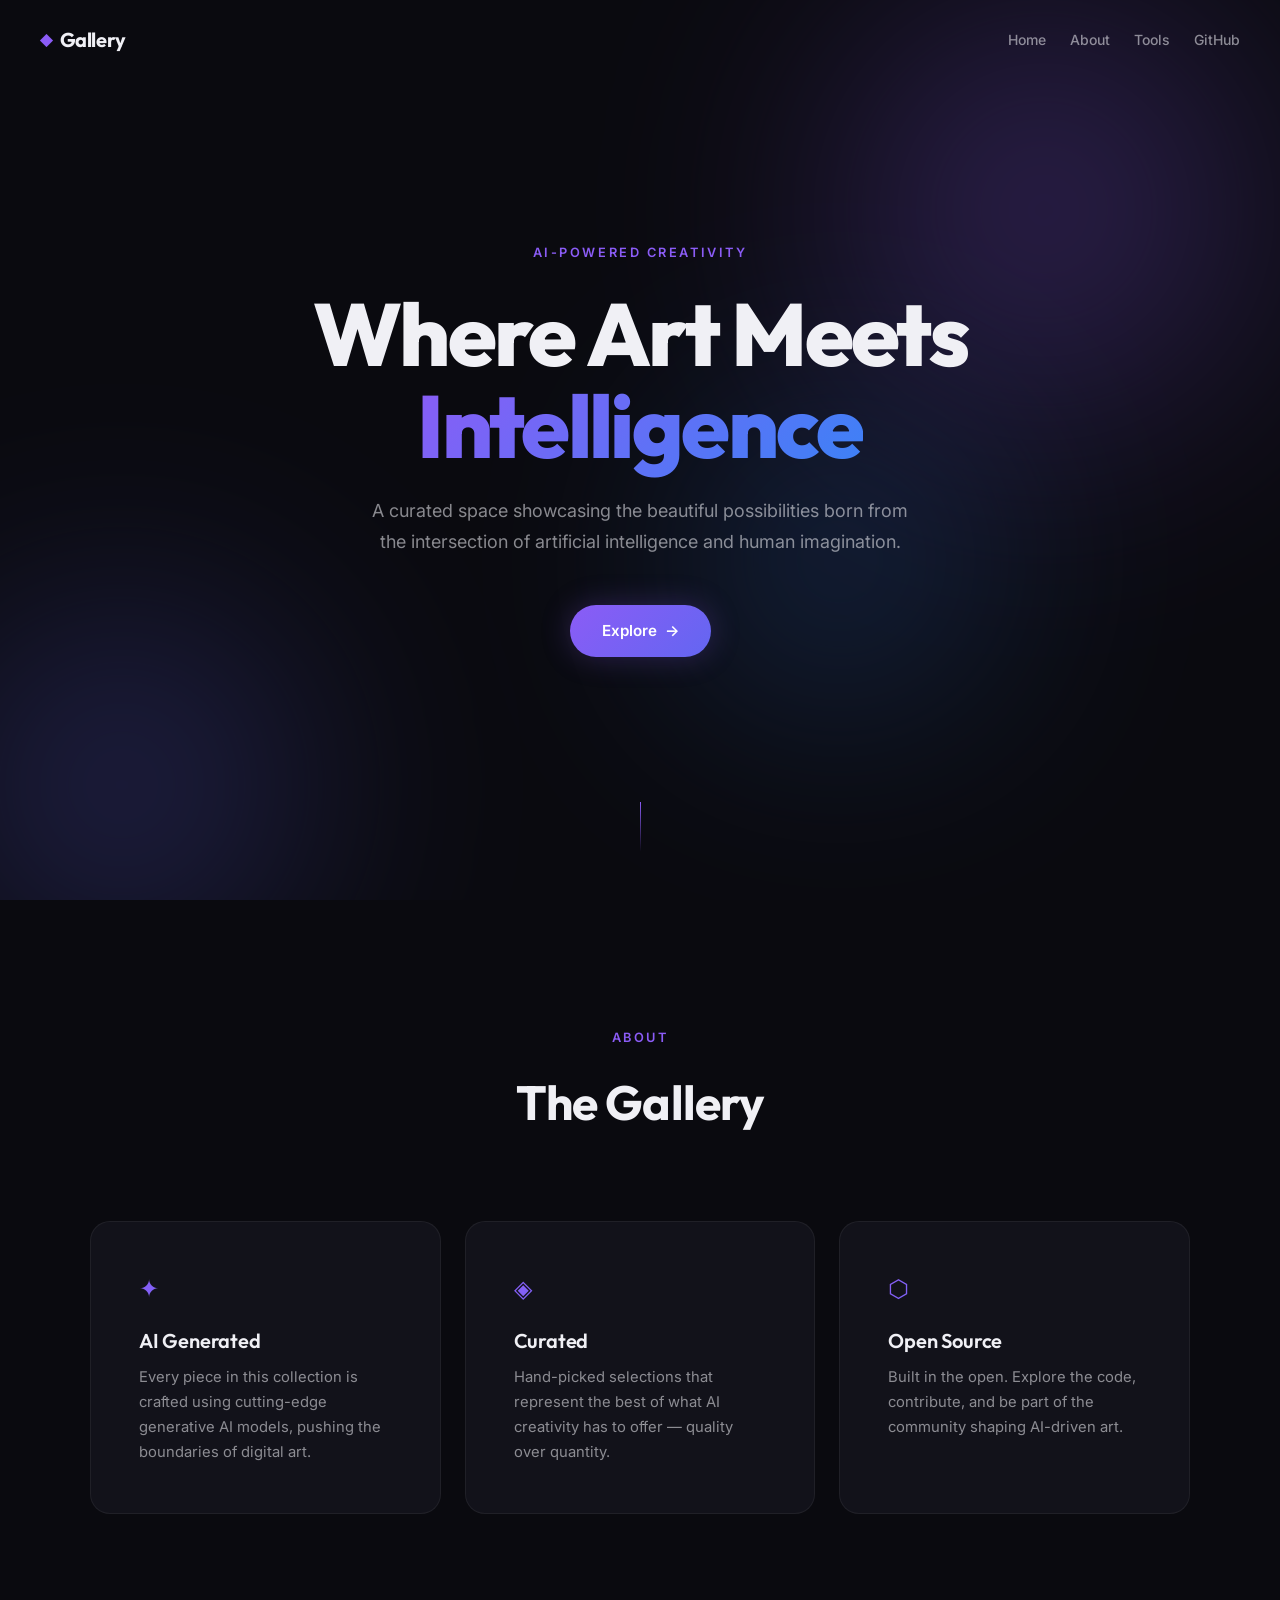
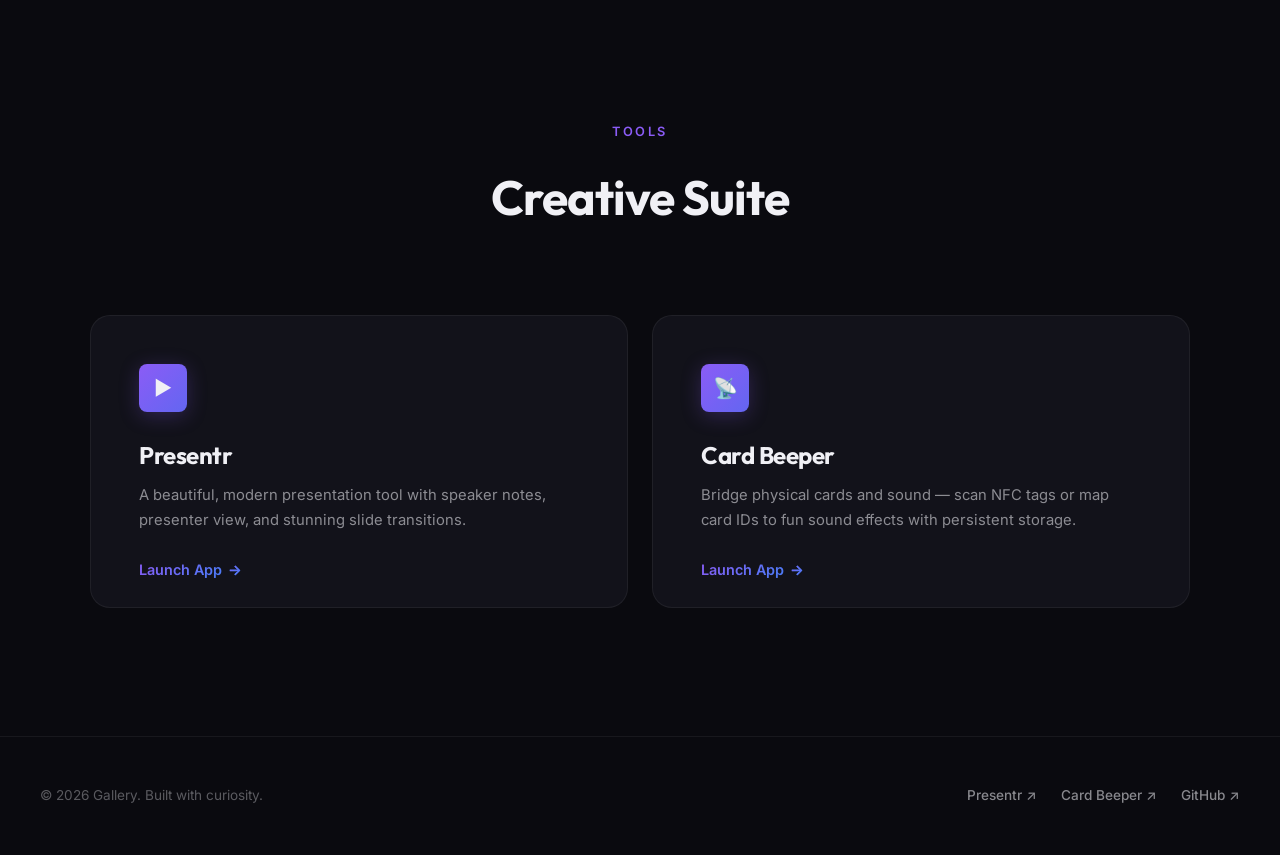
<file: index.html>
<!DOCTYPE html>
<html lang="en">
<head>
  <meta charset="UTF-8">
  <meta name="viewport" content="width=device-width, initial-scale=1.0">
  <title>Gallery — AI Generated Web Gallery</title>
  <meta name="description" content="A curated collection of AI-generated artwork and visuals. Explore the intersection of creativity and artificial intelligence.">
  <link rel="preconnect" href="https://fonts.googleapis.com">
  <link rel="preconnect" href="https://fonts.gstatic.com" crossorigin>
  <link href="https://fonts.googleapis.com/css2?family=Inter:wght@300;400;500;600;700&family=Outfit:wght@300;400;500;600;700;800&display=swap" rel="stylesheet">
  <link rel="stylesheet" href="style.css">
</head>
<body>

  <!-- Navigation -->
  <nav id="main-nav">
    <div class="nav-inner">
      <a href="/" class="nav-logo" id="nav-logo">
        <span class="logo-icon">◆</span>
        <span class="logo-text">Gallery</span>
      </a>
      <ul class="nav-links">
        <li><a href="#hero" id="nav-home">Home</a></li>
        <li><a href="#about" id="nav-about">About</a></li>
        <li><a href="#tools" id="nav-tools">Tools</a></li>
        <li><a href="https://github.com/Jamie-Chang/Gallery" id="nav-github" target="_blank" rel="noopener">GitHub</a></li>
      </ul>
    </div>
  </nav>

  <!-- Hero Section -->
  <section id="hero">
    <div class="hero-bg">
      <div class="gradient-orb orb-1"></div>
      <div class="gradient-orb orb-2"></div>
      <div class="gradient-orb orb-3"></div>
    </div>
    <div class="hero-content">
      <p class="hero-eyebrow">AI-Powered Creativity</p>
      <h1 class="hero-title">
        Where Art Meets<br>
        <span class="hero-accent">Intelligence</span>
      </h1>
      <p class="hero-subtitle">
        A curated space showcasing the beautiful possibilities born from the intersection of artificial intelligence and human imagination.
      </p>
      <a href="#about" class="hero-cta" id="hero-cta">
        Explore
        <span class="cta-arrow">→</span>
      </a>
    </div>
    <div class="scroll-indicator" id="scroll-indicator">
      <div class="scroll-line"></div>
    </div>
  </section>

  <!-- About Section -->
  <section id="about">
    <div class="section-inner">
      <p class="section-eyebrow">About</p>
      <h2 class="section-title">The Gallery</h2>
      <div class="about-grid">
        <div class="about-card" id="about-card-1">
          <div class="card-icon">✦</div>
          <h3>AI Generated</h3>
          <p>Every piece in this collection is crafted using cutting-edge generative AI models, pushing the boundaries of digital art.</p>
        </div>
        <div class="about-card" id="about-card-2">
          <div class="card-icon">◈</div>
          <h3>Curated</h3>
          <p>Hand-picked selections that represent the best of what AI creativity has to offer — quality over quantity.</p>
        </div>
        <div class="about-card" id="about-card-3">
          <div class="card-icon">⬡</div>
          <h3>Open Source</h3>
          <p>Built in the open. Explore the code, contribute, and be part of the community shaping AI-driven art.</p>
        </div>
      </div>
    </div>
  </section>

  <!-- Tools Section -->
  <section id="tools">
    <div class="section-inner">
      <p class="section-eyebrow">Tools</p>
      <h2 class="section-title">Creative Suite</h2>
      <div class="tools-grid">
        <a href="presentation-tool/index.html" class="tool-card" id="tool-presentr">
          <div class="tool-card-glow"></div>
          <div class="tool-card-content">
            <div class="tool-icon">▶</div>
            <h3>Presentr</h3>
            <p>A beautiful, modern presentation tool with speaker notes, presenter view, and stunning slide transitions.</p>
            <span class="tool-link">
              Launch App <span class="tool-arrow">→</span>
            </span>
          </div>
        </a>
        <a href="card-beeper/index.html" class="tool-card" id="tool-card-beeper">
          <div class="tool-card-glow"></div>
          <div class="tool-card-content">
            <div class="tool-icon">📡</div>
            <h3>Card Beeper</h3>
            <p>Bridge physical cards and sound — scan NFC tags or map card IDs to fun sound effects with persistent storage.</p>
            <span class="tool-link">
              Launch App <span class="tool-arrow">→</span>
            </span>
          </div>
        </a>
      </div>
    </div>
  </section>

  <!-- Footer -->
  <footer id="main-footer">
    <div class="footer-inner">
      <p class="footer-text">© 2026 Gallery. Built with curiosity.</p>
      <div class="footer-links">
        <a href="presentation-tool/index.html" class="footer-link" id="footer-presentr">Presentr ↗</a>
        <a href="card-beeper/index.html" class="footer-link" id="footer-card-beeper">Card Beeper ↗</a>
        <a href="https://github.com/Jamie-Chang/Gallery" class="footer-link" id="footer-github" target="_blank" rel="noopener">GitHub ↗</a>
      </div>
    </div>
  </footer>

  <script src="script.js"></script>
</body>
</html>
</file>
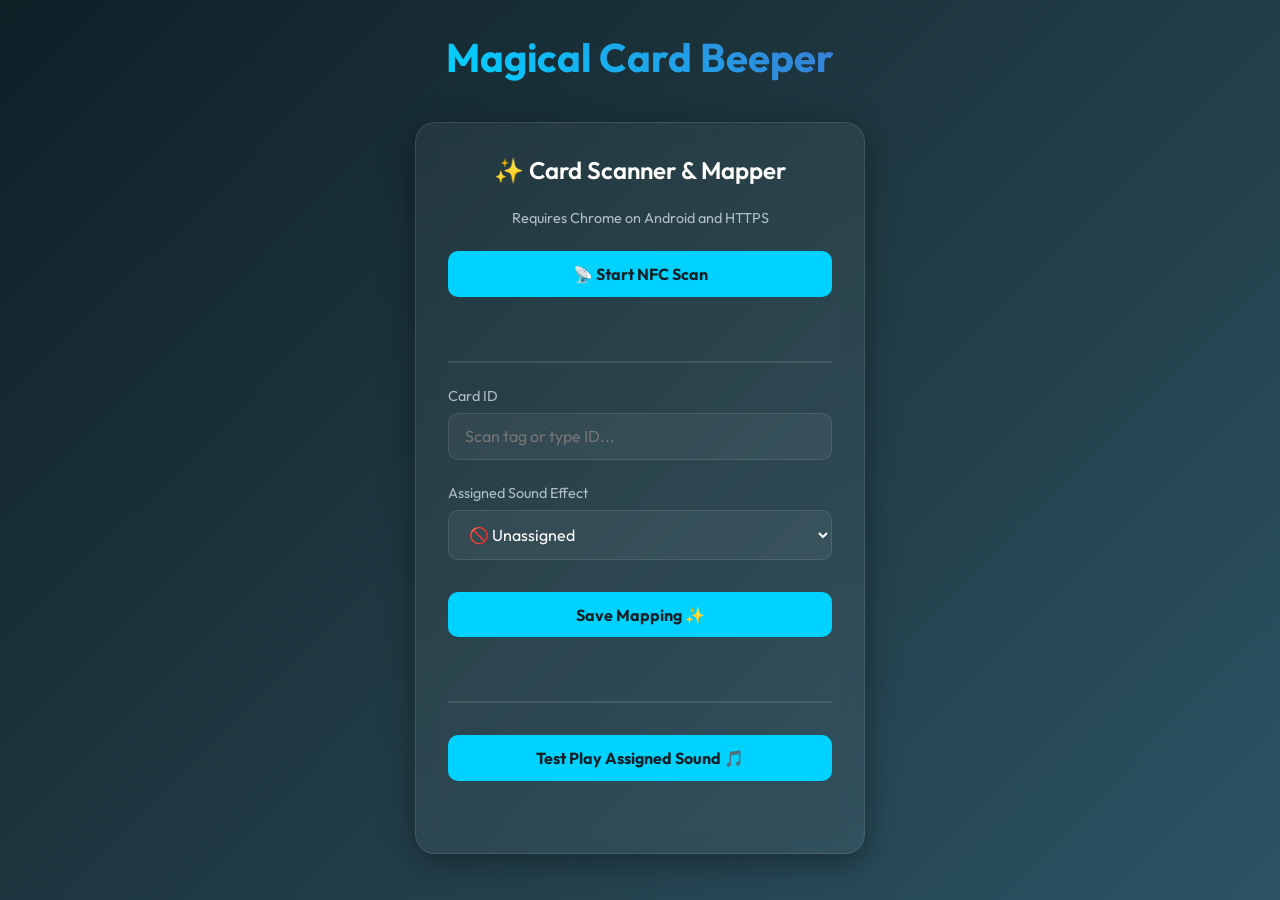
<file: card-beeper/index.html>
<!DOCTYPE html>
<html lang="en">

<head>
    <meta charset="UTF-8">
    <meta name="viewport" content="width=device-width, initial-scale=1.0">
    <title>Magical Card & NFC Scanner</title>
    <meta name="description"
        content="A premium web app bridging physical cards and auditory feedback using Web NFC and Audio APIs.">
    <link rel="stylesheet" href="style.css">
</head>

<body>

    <header>
        <h1>Magical Card Beeper</h1>
    </header>

    <div class="container">

        <!-- Unified Scanner & Mapper Section -->
        <section class="card">
            <h2>✨ Card Scanner & Mapper</h2>
            
            <!-- NFC Section -->
            <p style="text-align: center; color: var(--text-muted); font-size: 0.9rem; margin-bottom: 1rem;">
                Requires Chrome on Android and HTTPS
            </p>
            <button id="nfcScanBtn">📡 Start NFC Scan</button>
            <div id="nfcStatus" class="message"></div>

            <hr style="border: 1px solid rgba(255,255,255,0.1); margin: 1.5rem 0;">

            <div class="form-group">
                <label for="cardIdInput">Card ID</label>
                <input type="text" id="cardIdInput" placeholder="Scan tag or type ID...">
            </div>

            <div class="form-group">
                <label for="soundSelect">Assigned Sound Effect</label>
                <select id="soundSelect">
                    <option value="">🚫 Unassigned</option>
                    <optgroup label="Cartoon Sounds">
                        <option value="https://actions.google.com/sounds/v1/cartoon/cartoon_boing.ogg">🐸 Silly Boing</option>
                        <option value="https://actions.google.com/sounds/v1/cartoon/magic_chime.ogg">🪄 Magic Chime</option>
                        <option value="https://actions.google.com/sounds/v1/cartoon/rubber_duck_squeak_series.ogg">🦆 Duck Quack</option>
                        <option value="https://actions.google.com/sounds/v1/cartoon/clang_and_wobble.ogg">🎺 Clang & Wobble</option>
                        <option value="https://actions.google.com/sounds/v1/cartoon/cartoon_cowbell.ogg">🔔 Cowbell</option>
                        <option value="https://actions.google.com/sounds/v1/cartoon/clown_horn.ogg">🤡 Clown Horn</option>
                        <option value="https://actions.google.com/sounds/v1/cartoon/concussive_guitar_hit.ogg">🎸 Guitar Hit</option>
                    </optgroup>
                    <optgroup label="Animal Sounds">
                        <option value="https://actions.google.com/sounds/v1/animals/animal_bark_and_growl.ogg">🐕 Dog Bark & Growl</option>
                        <option value="https://actions.google.com/sounds/v1/animals/cat_purr.ogg">🐈 Cat Purr</option>
                        <option value="https://actions.google.com/sounds/v1/animals/bee_buzz.ogg">🐝 Bee Buzz</option>
                        <option value="https://actions.google.com/sounds/v1/animals/crows_picking_and_eating.ogg">🐦 Crows</option>
                    </optgroup>
                </select>
            </div>

            <button id="saveMappingBtn">Save Mapping ✨</button>
            <div id="saveMessage" class="message"></div>

            <hr style="border: 1px solid rgba(255,255,255,0.1); margin: 1.5rem 0;">

            <button id="testScanBtn">Test Play Assigned Sound 🎵</button>
            <div id="scanMessage" class="message"></div>
        </section>

    </div>

    <script src="app.js"></script>
</body>

</html>
</file>
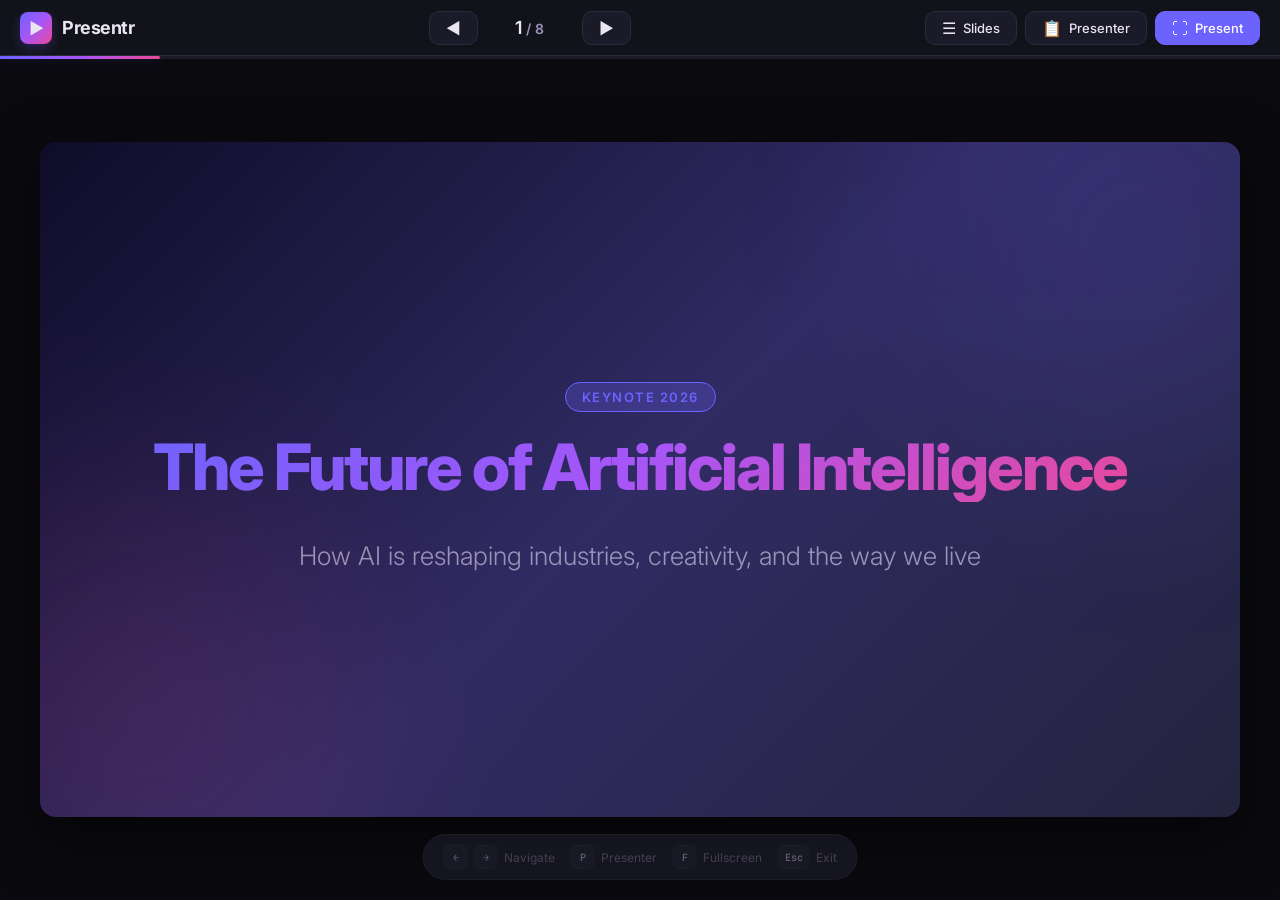
<file: presentation-tool/index.html>
<!DOCTYPE html>
<html lang="en">
<head>
  <meta charset="UTF-8">
  <meta name="viewport" content="width=device-width, initial-scale=1.0">
  <title>Presentr — Modern Presentation Tool</title>
  <meta name="description" content="A beautiful, modern HTML presentation tool with speaker notes and presenter view.">
  <link href="https://fonts.googleapis.com/css2?family=Inter:wght@300;400;500;600;700;800;900&family=JetBrains+Mono:wght@400;500&display=swap" rel="stylesheet">
  <style>
    *, *::before, *::after { box-sizing: border-box; margin: 0; padding: 0; }

    :root {
      --bg-primary: #0a0a0f;
      --bg-secondary: #12121a;
      --bg-tertiary: #1a1a28;
      --bg-card: #1e1e2e;
      --surface: #252536;
      --border: #2a2a3d;
      --border-glow: #6c63ff33;
      --text-primary: #e8e6f0;
      --text-secondary: #9994b8;
      --text-muted: #6b6580;
      --accent: #6c63ff;
      --accent-hover: #7f78ff;
      --accent-glow: #6c63ff40;
      --success: #4ade80;
      --warning: #fbbf24;
      --danger: #f87171;
      --gradient-1: linear-gradient(135deg, #6c63ff 0%, #a855f7 50%, #ec4899 100%);
      --gradient-2: linear-gradient(135deg, #06b6d4 0%, #6c63ff 100%);
      --gradient-3: linear-gradient(135deg, #f59e0b 0%, #ef4444 100%);
      --shadow-lg: 0 20px 60px rgba(0,0,0,0.5);
      --shadow-glow: 0 0 40px var(--accent-glow);
      --radius: 16px;
      --radius-sm: 10px;
      --transition: 0.3s cubic-bezier(0.4, 0, 0.2, 1);
    }

    html, body {
      height: 100%;
      font-family: 'Inter', -apple-system, BlinkMacSystemFont, sans-serif;
      background: var(--bg-primary);
      color: var(--text-primary);
      overflow: hidden;
      -webkit-font-smoothing: antialiased;
    }

    /* ========== TOOLBAR ========== */
    #toolbar {
      position: fixed;
      top: 0; left: 0; right: 0;
      height: 56px;
      background: var(--bg-secondary);
      border-bottom: 1px solid var(--border);
      display: flex;
      align-items: center;
      justify-content: space-between;
      padding: 0 20px;
      z-index: 1000;
      backdrop-filter: blur(20px);
      transition: transform var(--transition);
    }
    #toolbar.hidden { transform: translateY(-100%); }

    .toolbar-brand {
      display: flex;
      align-items: center;
      gap: 10px;
      font-weight: 700;
      font-size: 18px;
      letter-spacing: -0.5px;
    }
    .toolbar-brand .logo {
      width: 32px; height: 32px;
      background: var(--gradient-1);
      border-radius: 8px;
      display: flex; align-items: center; justify-content: center;
      font-size: 16px;
      box-shadow: 0 4px 12px var(--accent-glow);
    }

    .toolbar-center {
      display: flex;
      align-items: center;
      gap: 12px;
    }

    .toolbar-actions {
      display: flex;
      align-items: center;
      gap: 8px;
    }

    .btn {
      display: inline-flex;
      align-items: center;
      gap: 7px;
      padding: 8px 16px;
      border: 1px solid var(--border);
      border-radius: var(--radius-sm);
      background: var(--bg-tertiary);
      color: var(--text-primary);
      font-family: inherit;
      font-size: 13px;
      font-weight: 500;
      cursor: pointer;
      transition: all var(--transition);
      white-space: nowrap;
    }
    .btn:hover {
      background: var(--surface);
      border-color: var(--accent);
      box-shadow: 0 0 16px var(--accent-glow);
    }
    .btn.primary {
      background: var(--accent);
      border-color: var(--accent);
      color: #fff;
    }
    .btn.primary:hover {
      background: var(--accent-hover);
      box-shadow: var(--shadow-glow);
    }
    .btn .icon { font-size: 16px; line-height: 1; }

    .slide-counter {
      font-size: 14px;
      font-weight: 600;
      color: var(--text-secondary);
      min-width: 80px;
      text-align: center;
    }
    .slide-counter .current { color: var(--text-primary); font-size: 18px; }

    /* ========== PROGRESS BAR ========== */
    #progress-bar {
      position: fixed;
      top: 56px; left: 0; right: 0;
      height: 3px;
      background: var(--bg-tertiary);
      z-index: 999;
      transition: top var(--transition);
    }
    #progress-bar.hidden { top: 0; }
    #progress-fill {
      height: 100%;
      background: var(--gradient-1);
      transition: width 0.4s ease;
      border-radius: 0 3px 3px 0;
      box-shadow: 0 0 10px var(--accent-glow);
    }

    /* ========== MAIN PRESENTATION VIEW ========== */
    #presentation-view {
      position: fixed;
      top: 59px; left: 0; right: 0; bottom: 0;
      display: flex;
      align-items: center;
      justify-content: center;
      background: var(--bg-primary);
      transition: all var(--transition);
    }
    #presentation-view.fullscreen {
      top: 0;
    }

    .slide-container {
      width: 100%;
      max-width: 1200px;
      aspect-ratio: 16 / 9;
      max-height: calc(100vh - 100px);
      position: relative;
      border-radius: var(--radius);
      overflow: hidden;
      box-shadow: var(--shadow-lg);
      transition: all var(--transition);
    }
    .fullscreen .slide-container {
      max-width: 100vw;
      max-height: 100vh;
      border-radius: 0;
    }

    .slide {
      position: absolute;
      inset: 0;
      display: flex;
      flex-direction: column;
      align-items: center;
      justify-content: center;
      padding: 60px 80px;
      opacity: 0;
      transform: translateX(60px);
      transition: all 0.5s cubic-bezier(0.4, 0, 0.2, 1);
      pointer-events: none;
    }
    .slide.active {
      opacity: 1;
      transform: translateX(0);
      pointer-events: auto;
    }
    .slide.exit-left {
      opacity: 0;
      transform: translateX(-60px);
    }

    /* Slide Themes */
    .slide-theme-hero {
      background: linear-gradient(135deg, #0f0c29 0%, #302b63 50%, #24243e 100%);
      text-align: center;
    }
    .slide-theme-gradient1 {
      background: linear-gradient(135deg, #1a1a2e 0%, #16213e 50%, #0f3460 100%);
    }
    .slide-theme-gradient2 {
      background: linear-gradient(135deg, #0f0f1a 0%, #1a0a2e 50%, #2d1b69 100%);
    }
    .slide-theme-gradient3 {
      background: linear-gradient(135deg, #0a192f 0%, #112240 50%, #1d3557 100%);
    }
    .slide-theme-dark {
      background: linear-gradient(180deg, #111118 0%, #1a1a28 100%);
    }
    .slide-theme-accent {
      background: linear-gradient(135deg, #312e81 0%, #4c1d95 50%, #581c87 100%);
    }
    .slide-theme-end {
      background: linear-gradient(135deg, #0c0c1d 0%, #1e1b4b 50%, #312e81 100%);
      text-align: center;
    }

    /* Slide Typography */
    .slide h1 {
      font-size: clamp(32px, 5vw, 64px);
      font-weight: 800;
      letter-spacing: -2px;
      line-height: 1.1;
      margin-bottom: 20px;
      background: var(--gradient-1);
      -webkit-background-clip: text;
      -webkit-text-fill-color: transparent;
      background-clip: text;
    }
    .slide h2 {
      font-size: clamp(24px, 3.5vw, 44px);
      font-weight: 700;
      letter-spacing: -1.5px;
      line-height: 1.2;
      margin-bottom: 24px;
      color: var(--text-primary);
    }
    .slide h3 {
      font-size: clamp(16px, 2vw, 24px);
      font-weight: 500;
      color: var(--text-secondary);
      margin-bottom: 16px;
    }
    .slide p, .slide li {
      font-size: clamp(14px, 1.6vw, 22px);
      line-height: 1.7;
      color: var(--text-secondary);
      max-width: 800px;
    }
    .slide .subtitle {
      font-size: clamp(16px, 2vw, 26px);
      font-weight: 300;
      color: var(--text-secondary);
      margin-top: 12px;
    }
    .slide .tag {
      display: inline-block;
      padding: 6px 16px;
      border-radius: 20px;
      font-size: 13px;
      font-weight: 600;
      text-transform: uppercase;
      letter-spacing: 1.5px;
      margin-bottom: 20px;
    }
    .tag-accent {
      background: var(--accent-glow);
      color: var(--accent);
      border: 1px solid var(--accent);
    }
    .tag-success {
      background: rgba(74, 222, 128, 0.15);
      color: var(--success);
      border: 1px solid var(--success);
    }
    .tag-warning {
      background: rgba(251, 191, 36, 0.15);
      color: var(--warning);
      border: 1px solid var(--warning);
    }

    .slide ul {
      list-style: none;
      text-align: left;
      width: 100%;
      max-width: 700px;
    }
    .slide ul li {
      padding: 12px 0;
      padding-left: 32px;
      position: relative;
      border-bottom: 1px solid var(--border);
    }
    .slide ul li:last-child { border-bottom: none; }
    .slide ul li::before {
      content: '▸';
      position: absolute;
      left: 0;
      color: var(--accent);
      font-size: 18px;
      font-weight: 700;
    }

    .slide .grid-2 {
      display: grid;
      grid-template-columns: 1fr 1fr;
      gap: 24px;
      width: 100%;
      max-width: 900px;
      margin-top: 16px;
    }
    .slide .stat-card {
      background: rgba(255,255,255,0.04);
      border: 1px solid var(--border);
      border-radius: var(--radius-sm);
      padding: 28px;
      text-align: center;
      transition: all var(--transition);
    }
    .slide .stat-card:hover {
      border-color: var(--accent);
      transform: translateY(-2px);
      box-shadow: 0 8px 30px var(--accent-glow);
    }
    .slide .stat-number {
      font-size: clamp(28px, 4vw, 52px);
      font-weight: 800;
      background: var(--gradient-1);
      -webkit-background-clip: text;
      -webkit-text-fill-color: transparent;
      background-clip: text;
    }
    .slide .stat-label {
      font-size: 14px;
      color: var(--text-muted);
      margin-top: 6px;
      text-transform: uppercase;
      letter-spacing: 1px;
    }

    .slide .code-block {
      background: rgba(0,0,0,0.4);
      border: 1px solid var(--border);
      border-radius: var(--radius-sm);
      padding: 24px 32px;
      font-family: 'JetBrains Mono', monospace;
      font-size: clamp(12px, 1.3vw, 18px);
      line-height: 1.8;
      color: #c9d1d9;
      width: 100%;
      max-width: 700px;
      text-align: left;
      margin-top: 16px;
    }
    .code-block .keyword { color: #ff79c6; }
    .code-block .string { color: #f1fa8c; }
    .code-block .func { color: #8be9fd; }
    .code-block .comment { color: #6272a4; font-style: italic; }
    .code-block .number { color: #bd93f9; }

    .slide .timeline {
      width: 100%;
      max-width: 800px;
      position: relative;
      padding-left: 30px;
    }
    .timeline::before {
      content: '';
      position: absolute;
      left: 6px;
      top: 0; bottom: 0;
      width: 2px;
      background: var(--gradient-1);
      border-radius: 2px;
    }
    .timeline-item {
      position: relative;
      padding: 16px 0 16px 24px;
    }
    .timeline-item::before {
      content: '';
      position: absolute;
      left: -27px; top: 22px;
      width: 12px; height: 12px;
      background: var(--accent);
      border-radius: 50%;
      box-shadow: 0 0 12px var(--accent-glow);
    }
    .timeline-year {
      font-size: 13px;
      font-weight: 700;
      color: var(--accent);
      letter-spacing: 1px;
    }
    .timeline-text {
      font-size: clamp(14px, 1.4vw, 18px);
      color: var(--text-secondary);
      margin-top: 4px;
    }

    /* Decorative elements */
    .slide .bg-glow {
      position: absolute;
      width: 400px; height: 400px;
      border-radius: 50%;
      filter: blur(120px);
      opacity: 0.15;
      pointer-events: none;
    }
    .glow-1 { background: #6c63ff; top: -100px; right: -100px; }
    .glow-2 { background: #ec4899; bottom: -100px; left: -100px; }
    .glow-3 { background: #06b6d4; top: 50%; left: -50px; }

    /* ========== PRESENTER VIEW ========== */
    #presenter-view {
      position: fixed;
      top: 59px; left: 0; right: 0; bottom: 0;
      display: none;
      grid-template-columns: 1fr 1fr;
      grid-template-rows: 1fr 1fr;
      gap: 12px;
      padding: 12px;
      background: var(--bg-primary);
    }
    #presenter-view.active { display: grid; }

    .pv-panel {
      background: var(--bg-card);
      border: 1px solid var(--border);
      border-radius: var(--radius);
      overflow: hidden;
      display: flex;
      flex-direction: column;
    }
    .pv-panel-header {
      padding: 10px 16px;
      background: var(--bg-tertiary);
      border-bottom: 1px solid var(--border);
      font-size: 12px;
      font-weight: 600;
      text-transform: uppercase;
      letter-spacing: 1.5px;
      color: var(--text-muted);
      display: flex;
      align-items: center;
      gap: 8px;
    }
    .pv-panel-header .dot {
      width: 8px; height: 8px;
      border-radius: 50%;
      background: var(--accent);
      box-shadow: 0 0 8px var(--accent-glow);
    }

    #pv-current-slide {
      grid-row: 1 / 2;
      grid-column: 1 / 2;
    }
    #pv-next-slide {
      grid-row: 1 / 2;
      grid-column: 2 / 2;
    }
    #pv-notes {
      grid-row: 2 / 3;
      grid-column: 1 / 3;
    }

    .pv-slide-frame {
      flex: 1;
      display: flex;
      align-items: center;
      justify-content: center;
      padding: 12px;
      position: relative;
    }
    .pv-slide-frame .slide-container {
      width: 100%;
      height: 100%;
      max-width: unset;
      max-height: unset;
      aspect-ratio: 16/9;
    }
    .pv-slide-frame .slide {
      padding: 30px 40px;
    }
    .pv-slide-frame .slide h1 { font-size: clamp(16px, 2.5vw, 32px); }
    .pv-slide-frame .slide h2 { font-size: clamp(14px, 2vw, 24px); }
    .pv-slide-frame .slide h3 { font-size: clamp(10px, 1.2vw, 16px); }
    .pv-slide-frame .slide p,
    .pv-slide-frame .slide li { font-size: clamp(9px, 1vw, 14px); }
    .pv-slide-frame .slide .stat-number { font-size: clamp(16px, 2vw, 28px); }
    .pv-slide-frame .slide .stat-label { font-size: 9px; }
    .pv-slide-frame .slide .stat-card { padding: 14px; }
    .pv-slide-frame .slide .tag { font-size: 9px; padding: 3px 10px; }
    .pv-slide-frame .slide .code-block { font-size: clamp(8px, 0.8vw, 12px); padding: 12px 16px; }
    .pv-slide-frame .slide .timeline-year { font-size: 10px; }
    .pv-slide-frame .slide .timeline-text { font-size: clamp(9px, 0.9vw, 12px); }
    .pv-slide-frame .slide ul li { padding-left: 20px; padding-top: 6px; padding-bottom: 6px; }

    .pv-next-overlay {
      position: absolute;
      bottom: 20px;
      right: 20px;
      background: rgba(0,0,0,0.6);
      backdrop-filter: blur(10px);
      border: 1px solid var(--border);
      border-radius: var(--radius-sm);
      padding: 8px 14px;
      font-size: 12px;
      color: var(--text-muted);
    }

    #pv-notes-content {
      flex: 1;
      padding: 20px 24px;
      overflow-y: auto;
      font-size: 18px;
      line-height: 1.8;
      color: var(--text-secondary);
    }
    #pv-notes-content::-webkit-scrollbar { width: 6px; }
    #pv-notes-content::-webkit-scrollbar-track { background: transparent; }
    #pv-notes-content::-webkit-scrollbar-thumb {
      background: var(--surface);
      border-radius: 3px;
    }

    /* ========== TIMER & INFO BAR ========== */
    .pv-info-bar {
      display: flex;
      align-items: center;
      justify-content: space-between;
      padding: 8px 16px;
      border-top: 1px solid var(--border);
      background: var(--bg-tertiary);
    }

    #pv-timer {
      font-family: 'JetBrains Mono', monospace;
      font-size: 22px;
      font-weight: 600;
      color: var(--text-primary);
      letter-spacing: 2px;
    }
    .timer-controls {
      display: flex;
      gap: 6px;
    }
    .timer-btn {
      background: var(--surface);
      border: 1px solid var(--border);
      color: var(--text-secondary);
      padding: 4px 10px;
      border-radius: 6px;
      font-size: 11px;
      font-weight: 600;
      cursor: pointer;
      font-family: inherit;
      transition: all var(--transition);
    }
    .timer-btn:hover {
      background: var(--accent);
      color: #fff;
      border-color: var(--accent);
    }

    /* ========== KEYBOARD HINTS ========== */
    #keyboard-hints {
      position: fixed;
      bottom: 20px;
      left: 50%;
      transform: translateX(-50%);
      display: flex;
      gap: 16px;
      padding: 10px 20px;
      background: var(--bg-card);
      border: 1px solid var(--border);
      border-radius: 30px;
      z-index: 500;
      transition: all var(--transition);
      opacity: 0.6;
    }
    #keyboard-hints:hover { opacity: 1; }
    .fullscreen #keyboard-hints,
    #presentation-view.active ~ #keyboard-hints { display: none; }

    .kb-hint {
      display: flex;
      align-items: center;
      gap: 6px;
      font-size: 12px;
      color: var(--text-muted);
    }
    .kb-key {
      display: inline-flex;
      align-items: center;
      justify-content: center;
      min-width: 24px;
      height: 24px;
      padding: 0 6px;
      background: var(--surface);
      border: 1px solid var(--border);
      border-radius: 5px;
      font-family: 'JetBrains Mono', monospace;
      font-size: 10px;
      font-weight: 600;
      color: var(--text-secondary);
    }

    /* ========== SLIDE THUMBNAILS (sidebar) ========== */
    #thumbnail-sidebar {
      position: fixed;
      top: 59px; left: 0; bottom: 0;
      width: 200px;
      background: var(--bg-secondary);
      border-right: 1px solid var(--border);
      overflow-y: auto;
      padding: 12px;
      transform: translateX(-100%);
      transition: transform var(--transition);
      z-index: 800;
    }
    #thumbnail-sidebar.open { transform: translateX(0); }
    #thumbnail-sidebar::-webkit-scrollbar { width: 4px; }
    #thumbnail-sidebar::-webkit-scrollbar-thumb { background: var(--surface); border-radius: 2px; }

    .thumb-item {
      width: 100%;
      aspect-ratio: 16/9;
      margin-bottom: 8px;
      border-radius: 8px;
      border: 2px solid transparent;
      overflow: hidden;
      cursor: pointer;
      position: relative;
      transition: all var(--transition);
      background: var(--bg-tertiary);
    }
    .thumb-item:hover { border-color: var(--border); }
    .thumb-item.active { border-color: var(--accent); box-shadow: 0 0 12px var(--accent-glow); }
    .thumb-item .thumb-number {
      position: absolute;
      top: 4px; left: 6px;
      font-size: 10px;
      font-weight: 700;
      color: var(--text-muted);
      background: rgba(0,0,0,0.5);
      padding: 1px 5px;
      border-radius: 4px;
    }
    .thumb-item .thumb-title {
      position: absolute;
      bottom: 0; left: 0; right: 0;
      padding: 4px 6px;
      font-size: 8px;
      font-weight: 600;
      color: var(--text-secondary);
      background: linear-gradient(transparent, rgba(0,0,0,0.8));
      white-space: nowrap;
      overflow: hidden;
      text-overflow: ellipsis;
    }

    /* Toast */
    .toast {
      position: fixed;
      bottom: 80px;
      left: 50%;
      transform: translateX(-50%) translateY(20px);
      padding: 10px 24px;
      background: var(--bg-card);
      border: 1px solid var(--border);
      border-radius: 30px;
      font-size: 13px;
      font-weight: 500;
      color: var(--text-secondary);
      opacity: 0;
      transition: all 0.3s ease;
      z-index: 9999;
      pointer-events: none;
    }
    .toast.show {
      opacity: 1;
      transform: translateX(-50%) translateY(0);
    }

    /* ========== RESPONSIVE ========== */
    @media (max-width: 768px) {
      .slide { padding: 30px 40px; }
      .slide .grid-2 { grid-template-columns: 1fr; }
      #presenter-view {
        grid-template-columns: 1fr;
        grid-template-rows: auto auto 1fr;
      }
      #pv-current-slide { grid-column: 1; grid-row: 1; }
      #pv-next-slide { grid-column: 1; grid-row: 2; }
      #pv-notes { grid-column: 1; grid-row: 3; }
    }
  </style>
</head>
<body>

  <!-- TOOLBAR -->
  <div id="toolbar">
    <div class="toolbar-brand">
      <div class="logo">▶</div>
      <span>Presentr</span>
    </div>
    <div class="toolbar-center">
      <button class="btn" id="btn-prev" title="Previous slide">
        <span class="icon">◀</span>
      </button>
      <div class="slide-counter">
        <span class="current" id="slide-num">1</span>
        <span>/ <span id="slide-total">1</span></span>
      </div>
      <button class="btn" id="btn-next" title="Next slide">
        <span class="icon">▶</span>
      </button>
    </div>
    <div class="toolbar-actions">
      <button class="btn" id="btn-thumbnails" title="Toggle slide overview">
        <span class="icon">☰</span> Slides
      </button>
      <button class="btn" id="btn-presenter" title="Toggle presenter view with notes">
        <span class="icon">📋</span> Presenter
      </button>
      <button class="btn primary" id="btn-fullscreen" title="Enter fullscreen">
        <span class="icon">⛶</span> Present
      </button>
    </div>
  </div>

  <!-- PROGRESS BAR -->
  <div id="progress-bar">
    <div id="progress-fill" style="width: 0%"></div>
  </div>

  <!-- PRESENTATION VIEW -->
  <div id="presentation-view"></div>

  <!-- PRESENTER VIEW -->
  <div id="presenter-view">
    <div class="pv-panel" id="pv-current-slide">
      <div class="pv-panel-header"><span class="dot"></span> Current Slide</div>
      <div class="pv-slide-frame" id="pv-current-frame"></div>
    </div>
    <div class="pv-panel" id="pv-next-slide">
      <div class="pv-panel-header"><span class="dot" style="background:var(--warning)"></span> Next Slide</div>
      <div class="pv-slide-frame" id="pv-next-frame">
        <div class="pv-next-overlay" id="pv-next-label">Up next</div>
      </div>
    </div>
    <div class="pv-panel" id="pv-notes">
      <div class="pv-panel-header"><span class="dot" style="background:var(--success)"></span> Speaker Notes</div>
      <div id="pv-notes-content">No notes for this slide.</div>
      <div class="pv-info-bar">
        <div id="pv-timer">00:00:00</div>
        <div class="timer-controls">
          <button class="timer-btn" id="timer-toggle">Start</button>
          <button class="timer-btn" id="timer-reset">Reset</button>
        </div>
      </div>
    </div>
  </div>

  <!-- THUMBNAIL SIDEBAR -->
  <div id="thumbnail-sidebar"></div>

  <!-- KEYBOARD HINTS -->
  <div id="keyboard-hints">
    <div class="kb-hint"><span class="kb-key">←</span><span class="kb-key">→</span> Navigate</div>
    <div class="kb-hint"><span class="kb-key">P</span> Presenter</div>
    <div class="kb-hint"><span class="kb-key">F</span> Fullscreen</div>
    <div class="kb-hint"><span class="kb-key">Esc</span> Exit</div>
  </div>

  <!-- TOAST -->
  <div class="toast" id="toast"></div>

  <script>
    // ===================================================================
    // SLIDE DATA — Edit this array to create your own presentation!
    // Each slide has: theme, html content, and optional notes.
    // ===================================================================
    const slides = [
      {
        theme: 'hero',
        html: `
          <div class="bg-glow glow-1"></div>
          <div class="bg-glow glow-2"></div>
          <span class="tag tag-accent">Keynote 2026</span>
          <h1>The Future of Artificial Intelligence</h1>
          <p class="subtitle">How AI is reshaping industries, creativity, and the way we live</p>
        `,
        notes: `Welcome everyone to this keynote presentation on the Future of AI. Start by setting the stage — AI is no longer a futuristic concept, it's embedded in our daily lives. This talk will cover current breakthroughs, industry impact, ethical considerations, and what's coming next. Remember to pace yourself and engage the audience early.`
      },
      {
        theme: 'gradient1',
        html: `
          <div class="bg-glow glow-3"></div>
          <span class="tag tag-success">Overview</span>
          <h2>What We'll Cover Today</h2>
          <ul>
            <li>The current state of AI in 2026</li>
            <li>Key breakthroughs driving the revolution</li>
            <li>Industry transformation & real-world impact</li>
            <li>Ethical considerations & responsible AI</li>
            <li>What's next — predictions for 2027 and beyond</li>
          </ul>
        `,
        notes: `Give a quick roadmap of the presentation. This sets expectations and helps the audience follow along. Mention that you'll keep each section concise with time for Q&A at the end. Emphasize that this isn't just about technology — it's about people and how AI affects their lives.`
      },
      {
        theme: 'dark',
        html: `
          <span class="tag tag-warning">By the Numbers</span>
          <h2>AI in 2026 — The Scale</h2>
          <div class="grid-2">
            <div class="stat-card">
              <div class="stat-number">$420B</div>
              <div class="stat-label">Global AI Market Size</div>
            </div>
            <div class="stat-card">
              <div class="stat-number">72%</div>
              <div class="stat-label">Enterprises Using AI</div>
            </div>
            <div class="stat-card">
              <div class="stat-number">3.2M</div>
              <div class="stat-label">AI Research Papers / Year</div>
            </div>
            <div class="stat-card">
              <div class="stat-number">140+</div>
              <div class="stat-label">Countries with AI Strategies</div>
            </div>
          </div>
        `,
        notes: `These numbers demonstrate the sheer scale of AI adoption. The $420B market figure comes from recent Gartner reports. Emphasize that 72% enterprise adoption is up from just 35% in 2020 — that's a doubling in 6 years. The research paper volume shows how much intellectual capital is being invested. Pause on each stat to let it sink in.`
      },
      {
        theme: 'gradient2',
        html: `
          <div class="bg-glow glow-1"></div>
          <span class="tag tag-accent">Breakthroughs</span>
          <h2>Key Milestones in AI</h2>
          <div class="timeline">
            <div class="timeline-item">
              <div class="timeline-year">2023</div>
              <div class="timeline-text">Large Language Models go mainstream — GPT-4 and beyond</div>
            </div>
            <div class="timeline-item">
              <div class="timeline-year">2024</div>
              <div class="timeline-text">Multimodal AI: text, image, video, and audio unified</div>
            </div>
            <div class="timeline-item">
              <div class="timeline-year">2025</div>
              <div class="timeline-text">Autonomous AI agents begin handling complex workflows</div>
            </div>
            <div class="timeline-item">
              <div class="timeline-year">2026</div>
              <div class="timeline-text">AI-native software development becomes the standard</div>
            </div>
          </div>
        `,
        notes: `Walk through each milestone chronologically. For 2023, mention how ChatGPT changed public perception overnight. For 2024, explain multimodal means AI can see, hear, and read simultaneously. For 2025, highlight how agents moved from demos to production. For 2026, talk about how most new software is now built with AI assistance — it's the new normal.`
      },
      {
        theme: 'gradient3',
        html: `
          <span class="tag tag-success">Code</span>
          <h2>AI-Powered Development</h2>
          <p>Modern software is built with AI as a pair programmer:</p>
          <div class="code-block">
            <span class="comment">// An AI agent writes production-ready code</span><br>
            <span class="keyword">async function</span> <span class="func">analyzeData</span>(dataset) {<br>
            &nbsp;&nbsp;<span class="keyword">const</span> insights = <span class="keyword">await</span> <span class="func">ai.analyze</span>({<br>
            &nbsp;&nbsp;&nbsp;&nbsp;data: dataset,<br>
            &nbsp;&nbsp;&nbsp;&nbsp;model: <span class="string">"deepmind-v5"</span>,<br>
            &nbsp;&nbsp;&nbsp;&nbsp;depth: <span class="string">"comprehensive"</span><br>
            &nbsp;&nbsp;});<br>
            &nbsp;&nbsp;<span class="keyword">return</span> insights.<span class="func">summarize</span>();<br>
            }
          </div>
        `,
        notes: `This is a great visual to show how AI integration looks in practice. Don't read the code line by line — instead, highlight the concept: developers now describe what they want at a high level, and AI handles the implementation details. Mention that this isn't replacing developers, it's amplifying them. Studies show 40% productivity gains.`
      },
      {
        theme: 'gradient1',
        html: `
          <div class="bg-glow glow-2"></div>
          <span class="tag tag-warning">Impact</span>
          <h2>Industries Being Transformed</h2>
          <div class="grid-2">
            <div class="stat-card">
              <div class="stat-number">🏥</div>
              <div class="stat-label">Healthcare — AI diagnostics outperform specialists in 14 areas</div>
            </div>
            <div class="stat-card">
              <div class="stat-number">🎓</div>
              <div class="stat-label">Education — Personalized learning paths for every student</div>
            </div>
            <div class="stat-card">
              <div class="stat-number">🏦</div>
              <div class="stat-label">Finance — Real-time fraud detection saves $12B annually</div>
            </div>
            <div class="stat-card">
              <div class="stat-number">🎨</div>
              <div class="stat-label">Creative — AI co-creation tools used by 60% of designers</div>
            </div>
          </div>
        `,
        notes: `For each industry, give one vivid example. Healthcare: mention how AI detected early-stage cancers that radiologists missed. Education: describe how a struggling student in rural India now gets the same quality tutoring as someone at a top prep school. Finance: $12B is a concrete, memorable figure. Creative: mention that AI doesn't replace artists, it gives them superpowers. Ask the audience which industry excites them most.`
      },
      {
        theme: 'accent',
        html: `
          <div class="bg-glow glow-1"></div>
          <div class="bg-glow glow-2"></div>
          <span class="tag tag-accent">Ethics</span>
          <h2>Building AI Responsibly</h2>
          <ul>
            <li><strong>Transparency</strong> — Users should know when they're interacting with AI</li>
            <li><strong>Fairness</strong> — Actively audit and reduce bias in training data and outputs</li>
            <li><strong>Privacy</strong> — Data protection and user consent are non-negotiable</li>
            <li><strong>Accountability</strong> — Clear ownership of AI decisions and their consequences</li>
            <li><strong>Sustainability</strong> — Reduce the environmental footprint of AI training</li>
          </ul>
        `,
        notes: `This is the most important slide. Slow down here. Emphasize that speed of innovation must not outpace ethical considerations. For transparency, mention examples of deepfakes. For fairness, cite studies showing hiring algorithms that discriminated. Privacy — reference GDPR and new AI-specific regulations. Accountability — who's responsible when an autonomous car makes a mistake? Sustainability — training GPT-4 used as much energy as 1,000 US homes for a year.`
      },
      {
        theme: 'end',
        html: `
          <div class="bg-glow glow-1"></div>
          <div class="bg-glow glow-2"></div>
          <span class="tag tag-accent">Thank You</span>
          <h1>The Future is Ours to Shape</h1>
          <p class="subtitle">Let's build AI that amplifies human potential.</p>
          <h3 style="margin-top: 32px; color: var(--text-muted);">Q&A — Let's discuss</h3>
        `,
        notes: `End with energy and optimism. Reiterate the core message: AI is a tool, and its impact depends on the choices we make. Open the floor for questions. If the audience is quiet, have 2-3 prepared questions to spark discussion: "What AI application surprised you most?" or "What concerns you most about AI's future?" Thank the audience for their time.`
      }
    ];

    // ===================================================================
    // PRESENTATION ENGINE
    // ===================================================================
    let currentSlide = 0;
    let presenterMode = false;
    let timerRunning = false;
    let timerSeconds = 0;
    let timerInterval = null;
    let sidebarOpen = false;

    const presentationView = document.getElementById('presentation-view');
    const presenterView = document.getElementById('presenter-view');
    const toolbar = document.getElementById('toolbar');
    const progressBar = document.getElementById('progress-bar');
    const progressFill = document.getElementById('progress-fill');
    const slideNum = document.getElementById('slide-num');
    const slideTotal = document.getElementById('slide-total');
    const pvCurrentFrame = document.getElementById('pv-current-frame');
    const pvNextFrame = document.getElementById('pv-next-frame');
    const pvNotesContent = document.getElementById('pv-notes-content');
    const pvTimer = document.getElementById('pv-timer');
    const pvNextLabel = document.getElementById('pv-next-label');
    const thumbnailSidebar = document.getElementById('thumbnail-sidebar');
    const toastEl = document.getElementById('toast');

    // Initialize
    function init() {
      slideTotal.textContent = slides.length;
      buildSlides(presentationView, 'main');
      buildThumbnails();
      goToSlide(0);
    }

    function buildSlides(container, prefix) {
      // If main view, clear and create slide container
      if (prefix === 'main') {
        container.innerHTML = '';
        const sc = document.createElement('div');
        sc.className = 'slide-container';
        slides.forEach((s, i) => {
          const div = document.createElement('div');
          div.className = `slide slide-theme-${s.theme}`;
          div.id = `${prefix}-slide-${i}`;
          div.innerHTML = s.html;
          sc.appendChild(div);
        });
        container.appendChild(sc);
      }
    }

    function buildPresenterSlides(frame, slideIndex) {
      frame.innerHTML = '';
      const sc = document.createElement('div');
      sc.className = 'slide-container';
      if (slideIndex >= 0 && slideIndex < slides.length) {
        const div = document.createElement('div');
        div.className = `slide slide-theme-${slides[slideIndex].theme} active`;
        div.innerHTML = slides[slideIndex].html;
        sc.appendChild(div);
      } else {
        const div = document.createElement('div');
        div.className = 'slide slide-theme-dark active';
        div.innerHTML = '<h3 style="color: var(--text-muted);">End of presentation</h3>';
        sc.appendChild(div);
      }
      frame.appendChild(sc);
      // Re-add next label if it's the next frame
      if (frame === pvNextFrame) {
        frame.appendChild(pvNextLabel);
      }
    }

    function buildThumbnails() {
      thumbnailSidebar.innerHTML = '';
      slides.forEach((s, i) => {
        const thumb = document.createElement('div');
        thumb.className = 'thumb-item';
        thumb.innerHTML = `
          <span class="thumb-number">${i + 1}</span>
          <span class="thumb-title">${getSlideTitle(s)}</span>
        `;
        thumb.style.background = getThemeBg(s.theme);
        thumb.addEventListener('click', () => goToSlide(i));
        thumbnailSidebar.appendChild(thumb);
      });
    }

    function getSlideTitle(slide) {
      const tmp = document.createElement('div');
      tmp.innerHTML = slide.html;
      const h = tmp.querySelector('h1, h2, h3');
      return h ? h.textContent : 'Untitled';
    }

    function getThemeBg(theme) {
      const themes = {
        hero: 'linear-gradient(135deg, #0f0c29, #302b63)',
        gradient1: 'linear-gradient(135deg, #1a1a2e, #0f3460)',
        gradient2: 'linear-gradient(135deg, #0f0f1a, #2d1b69)',
        gradient3: 'linear-gradient(135deg, #0a192f, #1d3557)',
        dark: 'linear-gradient(180deg, #111118, #1a1a28)',
        accent: 'linear-gradient(135deg, #312e81, #581c87)',
        end: 'linear-gradient(135deg, #0c0c1d, #312e81)',
      };
      return themes[theme] || themes.dark;
    }

    function goToSlide(index) {
      if (index < 0 || index >= slides.length) return;

      const direction = index > currentSlide ? 1 : -1;

      // Main view slides
      const allSlides = presentationView.querySelectorAll('.slide');
      allSlides.forEach((s, i) => {
        s.classList.remove('active', 'exit-left');
        if (i === currentSlide && i !== index) {
          if (direction > 0) s.classList.add('exit-left');
        }
      });

      currentSlide = index;
      const activeSlide = document.getElementById(`main-slide-${index}`);
      if (activeSlide) {
        // Small delay for transition
        requestAnimationFrame(() => activeSlide.classList.add('active'));
      }

      // Update UI
      slideNum.textContent = index + 1;
      progressFill.style.width = `${((index + 1) / slides.length) * 100}%`;

      // Thumbnails
      document.querySelectorAll('.thumb-item').forEach((t, i) => {
        t.classList.toggle('active', i === index);
      });

      // Presenter view
      if (presenterMode) {
        updatePresenterView();
      }
    }

    function updatePresenterView() {
      buildPresenterSlides(pvCurrentFrame, currentSlide);
      buildPresenterSlides(pvNextFrame, currentSlide + 1);
      pvNextLabel.textContent = currentSlide + 1 < slides.length
        ? `Up next: Slide ${currentSlide + 2}`
        : 'End of presentation';

      const notes = slides[currentSlide].notes;
      pvNotesContent.textContent = notes || 'No notes for this slide.';
    }

    function nextSlide() { goToSlide(currentSlide + 1); }
    function prevSlide() { goToSlide(currentSlide - 1); }

    function togglePresenter() {
      presenterMode = !presenterMode;
      presenterView.classList.toggle('active', presenterMode);
      presentationView.style.display = presenterMode ? 'none' : '';
      if (presenterMode) updatePresenterView();
      toast(presenterMode ? 'Presenter view enabled' : 'Presenter view disabled');
    }

    function toggleFullscreen() {
      if (!document.fullscreenElement) {
        document.documentElement.requestFullscreen();
        presentationView.classList.add('fullscreen');
        toolbar.classList.add('hidden');
        progressBar.classList.add('hidden');
        toast('Press Esc to exit fullscreen');
      } else {
        document.exitFullscreen();
      }
    }

    document.addEventListener('fullscreenchange', () => {
      if (!document.fullscreenElement) {
        presentationView.classList.remove('fullscreen');
        toolbar.classList.remove('hidden');
        progressBar.classList.remove('hidden');
      }
    });

    function toggleSidebar() {
      sidebarOpen = !sidebarOpen;
      thumbnailSidebar.classList.toggle('open', sidebarOpen);
    }

    // Timer
    function toggleTimer() {
      timerRunning = !timerRunning;
      document.getElementById('timer-toggle').textContent = timerRunning ? 'Pause' : 'Start';
      if (timerRunning) {
        timerInterval = setInterval(() => {
          timerSeconds++;
          updateTimerDisplay();
        }, 1000);
      } else {
        clearInterval(timerInterval);
      }
    }

    function resetTimer() {
      timerRunning = false;
      clearInterval(timerInterval);
      timerSeconds = 0;
      updateTimerDisplay();
      document.getElementById('timer-toggle').textContent = 'Start';
    }

    function updateTimerDisplay() {
      const h = String(Math.floor(timerSeconds / 3600)).padStart(2, '0');
      const m = String(Math.floor((timerSeconds % 3600) / 60)).padStart(2, '0');
      const s = String(timerSeconds % 60).padStart(2, '0');
      pvTimer.textContent = `${h}:${m}:${s}`;
    }

    // Toast
    function toast(msg) {
      toastEl.textContent = msg;
      toastEl.classList.add('show');
      setTimeout(() => toastEl.classList.remove('show'), 2000);
    }

    // Event Listeners
    document.getElementById('btn-next').addEventListener('click', nextSlide);
    document.getElementById('btn-prev').addEventListener('click', prevSlide);
    document.getElementById('btn-presenter').addEventListener('click', togglePresenter);
    document.getElementById('btn-fullscreen').addEventListener('click', toggleFullscreen);
    document.getElementById('btn-thumbnails').addEventListener('click', toggleSidebar);
    document.getElementById('timer-toggle').addEventListener('click', toggleTimer);
    document.getElementById('timer-reset').addEventListener('click', resetTimer);

    // Keyboard Navigation
    document.addEventListener('keydown', (e) => {
      if (e.key === 'ArrowRight' || e.key === 'ArrowDown' || e.key === ' ') {
        e.preventDefault();
        nextSlide();
      } else if (e.key === 'ArrowLeft' || e.key === 'ArrowUp') {
        e.preventDefault();
        prevSlide();
      } else if (e.key === 'f' || e.key === 'F') {
        toggleFullscreen();
      } else if (e.key === 'p' || e.key === 'P') {
        togglePresenter();
      } else if (e.key === 'Escape') {
        if (sidebarOpen) toggleSidebar();
      } else if (e.key === 'Home') {
        goToSlide(0);
      } else if (e.key === 'End') {
        goToSlide(slides.length - 1);
      }
    });

    // Click navigation on main slide (click left/right halves)
    presentationView.addEventListener('click', (e) => {
      const rect = presentationView.getBoundingClientRect();
      const x = e.clientX - rect.left;
      if (x > rect.width / 2) nextSlide();
      else prevSlide();
    });

    // Touch support
    let touchStartX = 0;
    document.addEventListener('touchstart', (e) => {
      touchStartX = e.changedTouches[0].screenX;
    });
    document.addEventListener('touchend', (e) => {
      const diff = touchStartX - e.changedTouches[0].screenX;
      if (Math.abs(diff) > 50) {
        if (diff > 0) nextSlide();
        else prevSlide();
      }
    });

    // Initialize on load
    init();
  </script>
</body>
</html>
</file>
<file: style.css>
/* ===========================
   Design Tokens
   =========================== */
:root {
  /* Colors */
  --color-bg: #0a0a0f;
  --color-bg-elevated: #12121a;
  --color-surface: #1a1a26;
  --color-border: rgba(255, 255, 255, 0.06);
  --color-text-primary: #f0f0f5;
  --color-text-secondary: rgba(240, 240, 245, 0.55);
  --color-text-tertiary: rgba(240, 240, 245, 0.35);

  /* Accent palette — violet-to-blue gradient range */
  --accent-1: #8b5cf6;
  --accent-2: #6366f1;
  --accent-3: #3b82f6;
  --accent-glow: rgba(139, 92, 246, 0.25);

  /* Typography */
  --font-display: 'Outfit', sans-serif;
  --font-body: 'Inter', sans-serif;

  /* Spacing */
  --space-xs: 0.5rem;
  --space-sm: 1rem;
  --space-md: 1.5rem;
  --space-lg: 3rem;
  --space-xl: 5rem;
  --space-2xl: 8rem;

  /* Radius */
  --radius-sm: 8px;
  --radius-md: 14px;
  --radius-lg: 20px;

  /* Transitions */
  --ease-out: cubic-bezier(0.16, 1, 0.3, 1);
  --transition-fast: 0.2s var(--ease-out);
  --transition-normal: 0.4s var(--ease-out);
  --transition-slow: 0.7s var(--ease-out);
}

/* ===========================
   Reset & Base
   =========================== */
*, *::before, *::after {
  margin: 0;
  padding: 0;
  box-sizing: border-box;
}

html {
  scroll-behavior: smooth;
  -webkit-font-smoothing: antialiased;
  -moz-osx-font-smoothing: grayscale;
}

body {
  font-family: var(--font-body);
  background-color: var(--color-bg);
  color: var(--color-text-primary);
  line-height: 1.6;
  overflow-x: hidden;
}

a {
  color: inherit;
  text-decoration: none;
}

ul {
  list-style: none;
}

/* ===========================
   Navigation
   =========================== */
#main-nav {
  position: fixed;
  top: 0;
  left: 0;
  right: 0;
  z-index: 100;
  padding: var(--space-sm) var(--space-md);
  transition: background var(--transition-normal), backdrop-filter var(--transition-normal);
}

#main-nav.scrolled {
  background: rgba(10, 10, 15, 0.8);
  backdrop-filter: blur(20px);
  -webkit-backdrop-filter: blur(20px);
  border-bottom: 1px solid var(--color-border);
}

.nav-inner {
  max-width: 1200px;
  margin: 0 auto;
  display: flex;
  align-items: center;
  justify-content: space-between;
  padding: var(--space-xs) 0;
}

.nav-logo {
  display: flex;
  align-items: center;
  gap: var(--space-xs);
  font-family: var(--font-display);
  font-weight: 700;
  font-size: 1.25rem;
  letter-spacing: -0.02em;
  transition: opacity var(--transition-fast);
}

.nav-logo:hover {
  opacity: 0.8;
}

.logo-icon {
  color: var(--accent-1);
  font-size: 1rem;
}

.nav-links {
  display: flex;
  gap: var(--space-md);
}

.nav-links a {
  font-size: 0.875rem;
  font-weight: 500;
  color: var(--color-text-secondary);
  transition: color var(--transition-fast);
  position: relative;
}

.nav-links a::after {
  content: '';
  position: absolute;
  bottom: -4px;
  left: 0;
  width: 0;
  height: 1.5px;
  background: linear-gradient(90deg, var(--accent-1), var(--accent-3));
  transition: width var(--transition-normal);
  border-radius: 1px;
}

.nav-links a:hover {
  color: var(--color-text-primary);
}

.nav-links a:hover::after {
  width: 100%;
}

/* ===========================
   Hero Section
   =========================== */
#hero {
  position: relative;
  min-height: 100vh;
  display: flex;
  align-items: center;
  justify-content: center;
  padding: var(--space-2xl) var(--space-md);
  overflow: hidden;
}

/* Animated gradient orbs */
.hero-bg {
  position: absolute;
  inset: 0;
  overflow: hidden;
  z-index: 0;
}

.gradient-orb {
  position: absolute;
  border-radius: 50%;
  filter: blur(120px);
  opacity: 0.4;
  animation: float 12s ease-in-out infinite;
}

.orb-1 {
  width: 600px;
  height: 600px;
  background: radial-gradient(circle, var(--accent-1), transparent 70%);
  top: -10%;
  right: -5%;
  animation-delay: 0s;
}

.orb-2 {
  width: 500px;
  height: 500px;
  background: radial-gradient(circle, var(--accent-2), transparent 70%);
  bottom: -15%;
  left: -10%;
  animation-delay: -4s;
}

.orb-3 {
  width: 400px;
  height: 400px;
  background: radial-gradient(circle, var(--accent-3), transparent 70%);
  top: 40%;
  left: 50%;
  animation-delay: -8s;
}

@keyframes float {
  0%, 100% { transform: translate(0, 0) scale(1); }
  33% { transform: translate(30px, -40px) scale(1.05); }
  66% { transform: translate(-20px, 20px) scale(0.95); }
}

.hero-content {
  position: relative;
  z-index: 1;
  text-align: center;
  max-width: 750px;
  animation: fadeUp 1s var(--ease-out) both;
}

@keyframes fadeUp {
  from {
    opacity: 0;
    transform: translateY(30px);
  }
  to {
    opacity: 1;
    transform: translateY(0);
  }
}

.hero-eyebrow {
  font-family: var(--font-body);
  font-size: 0.8rem;
  font-weight: 600;
  text-transform: uppercase;
  letter-spacing: 0.2em;
  color: var(--accent-1);
  margin-bottom: var(--space-md);
  animation: fadeUp 1s var(--ease-out) 0.1s both;
}

.hero-title {
  font-family: var(--font-display);
  font-size: clamp(2.8rem, 7vw, 5.5rem);
  font-weight: 800;
  line-height: 1.05;
  letter-spacing: -0.03em;
  margin-bottom: var(--space-md);
  animation: fadeUp 1s var(--ease-out) 0.2s both;
}

.hero-accent {
  background: linear-gradient(135deg, var(--accent-1), var(--accent-3));
  -webkit-background-clip: text;
  -webkit-text-fill-color: transparent;
  background-clip: text;
}

.hero-subtitle {
  font-size: 1.125rem;
  color: var(--color-text-secondary);
  max-width: 540px;
  margin: 0 auto var(--space-lg);
  line-height: 1.7;
  animation: fadeUp 1s var(--ease-out) 0.3s both;
}

.hero-cta {
  display: inline-flex;
  align-items: center;
  gap: var(--space-xs);
  padding: 0.85rem 2rem;
  background: linear-gradient(135deg, var(--accent-1), var(--accent-2));
  border-radius: 100px;
  font-family: var(--font-body);
  font-size: 0.95rem;
  font-weight: 600;
  color: #fff;
  transition: transform var(--transition-fast), box-shadow var(--transition-fast);
  animation: fadeUp 1s var(--ease-out) 0.4s both;
  box-shadow: 0 0 30px var(--accent-glow);
}

.hero-cta:hover {
  transform: translateY(-2px);
  box-shadow: 0 0 50px var(--accent-glow), 0 10px 40px rgba(0, 0, 0, 0.3);
}

.cta-arrow {
  transition: transform var(--transition-fast);
}

.hero-cta:hover .cta-arrow {
  transform: translateX(4px);
}

/* Scroll indicator */
.scroll-indicator {
  position: absolute;
  bottom: var(--space-lg);
  left: 50%;
  transform: translateX(-50%);
  z-index: 1;
  animation: fadeUp 1s var(--ease-out) 0.6s both;
}

.scroll-line {
  width: 1px;
  height: 50px;
  background: linear-gradient(to bottom, var(--accent-1), transparent);
  animation: scrollPulse 2s ease-in-out infinite;
}

@keyframes scrollPulse {
  0%, 100% { opacity: 0.3; transform: scaleY(0.6); }
  50% { opacity: 1; transform: scaleY(1); }
}

/* ===========================
   About Section
   =========================== */
#about {
  padding: var(--space-2xl) var(--space-md);
  position: relative;
}

.section-inner {
  max-width: 1100px;
  margin: 0 auto;
  text-align: center;
}

.section-eyebrow {
  font-size: 0.8rem;
  font-weight: 600;
  text-transform: uppercase;
  letter-spacing: 0.2em;
  color: var(--accent-1);
  margin-bottom: var(--space-sm);
}

.section-title {
  font-family: var(--font-display);
  font-size: clamp(2rem, 4vw, 3rem);
  font-weight: 700;
  letter-spacing: -0.02em;
  margin-bottom: var(--space-xl);
}

.about-grid {
  display: grid;
  grid-template-columns: repeat(auto-fit, minmax(280px, 1fr));
  gap: var(--space-md);
}

.about-card {
  background: var(--color-bg-elevated);
  border: 1px solid var(--color-border);
  border-radius: var(--radius-lg);
  padding: var(--space-lg);
  text-align: left;
  transition: transform var(--transition-normal), border-color var(--transition-normal), box-shadow var(--transition-normal);
}

.about-card:hover {
  transform: translateY(-6px);
  border-color: rgba(139, 92, 246, 0.2);
  box-shadow: 0 20px 60px rgba(0, 0, 0, 0.3), 0 0 40px var(--accent-glow);
}

.card-icon {
  font-size: 1.5rem;
  margin-bottom: var(--space-sm);
  background: linear-gradient(135deg, var(--accent-1), var(--accent-3));
  -webkit-background-clip: text;
  -webkit-text-fill-color: transparent;
  background-clip: text;
}

.about-card h3 {
  font-family: var(--font-display);
  font-size: 1.25rem;
  font-weight: 600;
  margin-bottom: var(--space-xs);
  letter-spacing: -0.01em;
}

.about-card p {
  font-size: 0.925rem;
  color: var(--color-text-secondary);
  line-height: 1.7;
}

/* ===========================
   Tools Section
   =========================== */
#tools {
  padding: var(--space-xl) var(--space-md) var(--space-2xl);
  position: relative;
}

.tools-grid {
  display: grid;
  grid-template-columns: repeat(auto-fit, minmax(320px, 1fr));
  gap: var(--space-md);
  max-width: 1100px;
  margin: 0 auto;
}

.tool-card {
  position: relative;
  display: block;
  background: var(--color-bg-elevated);
  border: 1px solid var(--color-border);
  border-radius: var(--radius-lg);
  padding: var(--space-lg) var(--space-lg) var(--space-md);
  text-align: left;
  overflow: hidden;
  transition: transform var(--transition-normal), border-color var(--transition-normal), box-shadow var(--transition-normal);
  cursor: pointer;
}

.tool-card-glow {
  position: absolute;
  top: -50%;
  left: -50%;
  width: 200%;
  height: 200%;
  background: radial-gradient(circle at 30% 30%, var(--accent-glow), transparent 60%);
  opacity: 0;
  transition: opacity var(--transition-normal);
  pointer-events: none;
}

.tool-card:hover .tool-card-glow {
  opacity: 1;
}

.tool-card:hover {
  transform: translateY(-6px);
  border-color: rgba(139, 92, 246, 0.3);
  box-shadow: 0 20px 60px rgba(0, 0, 0, 0.3), 0 0 40px var(--accent-glow);
}

.tool-card-content {
  position: relative;
  z-index: 1;
}

.tool-icon {
  width: 48px;
  height: 48px;
  display: flex;
  align-items: center;
  justify-content: center;
  font-size: 1.25rem;
  background: linear-gradient(135deg, var(--accent-1), var(--accent-2));
  border-radius: var(--radius-sm);
  margin-bottom: var(--space-md);
  box-shadow: 0 4px 20px var(--accent-glow);
}

.tool-card h3 {
  font-family: var(--font-display);
  font-size: 1.5rem;
  font-weight: 700;
  margin-bottom: var(--space-xs);
  letter-spacing: -0.02em;
}

.tool-card p {
  font-size: 0.925rem;
  color: var(--color-text-secondary);
  line-height: 1.7;
  margin-bottom: var(--space-md);
}

.tool-link {
  display: inline-flex;
  align-items: center;
  gap: 6px;
  font-size: 0.9rem;
  font-weight: 600;
  background: linear-gradient(135deg, var(--accent-1), var(--accent-3));
  -webkit-background-clip: text;
  -webkit-text-fill-color: transparent;
  background-clip: text;
  transition: gap var(--transition-fast);
}

.tool-arrow {
  display: inline-block;
  transition: transform var(--transition-fast);
  background: linear-gradient(135deg, var(--accent-1), var(--accent-3));
  -webkit-background-clip: text;
  -webkit-text-fill-color: transparent;
  background-clip: text;
}

.tool-card:hover .tool-arrow {
  transform: translateX(4px);
}

/* Scroll-triggered animation for tool cards */
.tool-card {
  opacity: 0;
  transform: translateY(30px);
}

.tool-card.visible {
  opacity: 1;
  transform: translateY(0);
  transition: opacity 0.6s var(--ease-out), transform 0.6s var(--ease-out), border-color var(--transition-normal), box-shadow var(--transition-normal);
}

/* ===========================
   Footer
   =========================== */
#main-footer {
  border-top: 1px solid var(--color-border);
  padding: var(--space-lg) var(--space-md);
}

.footer-inner {
  max-width: 1200px;
  margin: 0 auto;
  display: flex;
  align-items: center;
  justify-content: space-between;
}

.footer-links {
  display: flex;
  gap: var(--space-md);
}

.footer-text {
  font-size: 0.85rem;
  color: var(--color-text-tertiary);
}

.footer-link {
  font-size: 0.85rem;
  font-weight: 500;
  color: var(--color-text-secondary);
  transition: color var(--transition-fast);
}

.footer-link:hover {
  color: var(--accent-1);
}

/* ===========================
   Scroll-triggered animations
   =========================== */
.about-card {
  opacity: 0;
  transform: translateY(30px);
  transition: opacity 0.6s var(--ease-out), transform 0.6s var(--ease-out), border-color var(--transition-normal), box-shadow var(--transition-normal);
}

.about-card.visible {
  opacity: 1;
  transform: translateY(0);
}

.about-card:nth-child(2) {
  transition-delay: 0.1s;
}

.about-card:nth-child(3) {
  transition-delay: 0.2s;
}

/* ===========================
   Responsive
   =========================== */
@media (max-width: 768px) {
  .nav-links {
    gap: var(--space-sm);
  }

  .about-grid {
    grid-template-columns: 1fr;
  }

  .footer-inner {
    flex-direction: column;
    gap: var(--space-sm);
    text-align: center;
  }

  .footer-links {
    flex-direction: column;
    gap: var(--space-xs);
  }

  .tools-grid {
    grid-template-columns: 1fr;
  }
}
</file>
<file: card-beeper/style.css>
@import url('https://fonts.googleapis.com/css2?family=Outfit:wght@300;400;600;700&display=swap');

:root {
    --bg-gradient: linear-gradient(135deg, #0f2027, #203a43, #2c5364);
    --glass-bg: rgba(255, 255, 255, 0.05);
    --glass-border: rgba(255, 255, 255, 0.1);
    --primary-color: #00d2ff;
    --primary-hover: #3a7bd5;
    --text-main: #ffffff;
    --text-muted: #b0bec5;
    --success-color: #00e676;
    --error-color: #ff5252;
}

* {
    box-sizing: border-box;
    margin: 0;
    padding: 0;
}

body {
    font-family: 'Outfit', sans-serif;
    background: var(--bg-gradient);
    color: var(--text-main);
    min-height: 100vh;
    display: flex;
    flex-direction: column;
    align-items: center;
    padding: 2rem;
}

header {
    text-align: center;
    margin-bottom: 2rem;
}

header h1 {
    font-size: 2.5rem;
    font-weight: 700;
    background: -webkit-linear-gradient(45deg, var(--primary-color), var(--primary-hover));
    -webkit-background-clip: text;
    -webkit-text-fill-color: transparent;
    margin-bottom: 0.5rem;
}

header p {
    color: var(--text-muted);
    font-weight: 300;
}

.container {
    display: flex;
    flex-wrap: wrap;
    gap: 2rem;
    justify-content: center;
    width: 100%;
    max-width: 1000px;
}

.card {
    background: var(--glass-bg);
    border: 1px solid var(--glass-border);
    backdrop-filter: blur(10px);
    border-radius: 20px;
    padding: 2rem;
    width: 100%;
    max-width: 450px;
    box-shadow: 0 8px 32px 0 rgba(0, 0, 0, 0.37);
    transition: transform 0.3s ease, box-shadow 0.3s ease;
}

.card:hover {
    transform: translateY(-5px);
    box-shadow: 0 12px 40px 0 rgba(0, 0, 0, 0.45);
}

.card h2 {
    font-size: 1.5rem;
    margin-bottom: 1.5rem;
    font-weight: 600;
    text-align: center;
}

.form-group {
    margin-bottom: 1.5rem;
}

.form-group label {
    display: block;
    margin-bottom: 0.5rem;
    font-size: 0.9rem;
    color: var(--text-muted);
}

input, select, button {
    width: 100%;
    padding: 0.8rem 1rem;
    border-radius: 10px;
    font-family: 'Outfit', sans-serif;
    font-size: 1rem;
    border: 1px solid var(--glass-border);
    background: rgba(255, 255, 255, 0.05);
    color: var(--text-main);
    transition: all 0.3s ease;
}

input:focus, select:focus {
    outline: none;
    border-color: var(--primary-color);
    background: rgba(255, 255, 255, 0.1);
}

option {
    background: #203a43;
    color: white;
}

button {
    background: var(--primary-color);
    color: #0f2027;
    font-weight: 700;
    cursor: pointer;
    border: none;
    margin-top: 0.5rem;
}

button:hover {
    background: var(--primary-hover);
    color: white;
}

button:disabled {
    background: #546e7a;
    color: #cfd8dc;
    cursor: not-allowed;
}

.message {
    margin-top: 1rem;
    text-align: center;
    font-weight: 400;
    min-height: 1.5rem;
    font-size: 0.95rem;
}

.message.success { color: var(--success-color); }
.message.error { color: var(--error-color); }

.log-box {
    margin-top: 1rem;
    background: rgba(0, 0, 0, 0.2);
    padding: 1rem;
    border-radius: 10px;
    font-family: monospace;
    font-size: 0.85rem;
    color: var(--text-muted);
    word-break: break-all;
}

/* Micro-animations */
@keyframes pulse {
    0% { transform: scale(1); }
    50% { transform: scale(1.02); }
    100% { transform: scale(1); }
}

.scanning {
    animation: pulse 1.5s infinite;
    background: var(--primary-hover);
    color: white;
}
</file>
